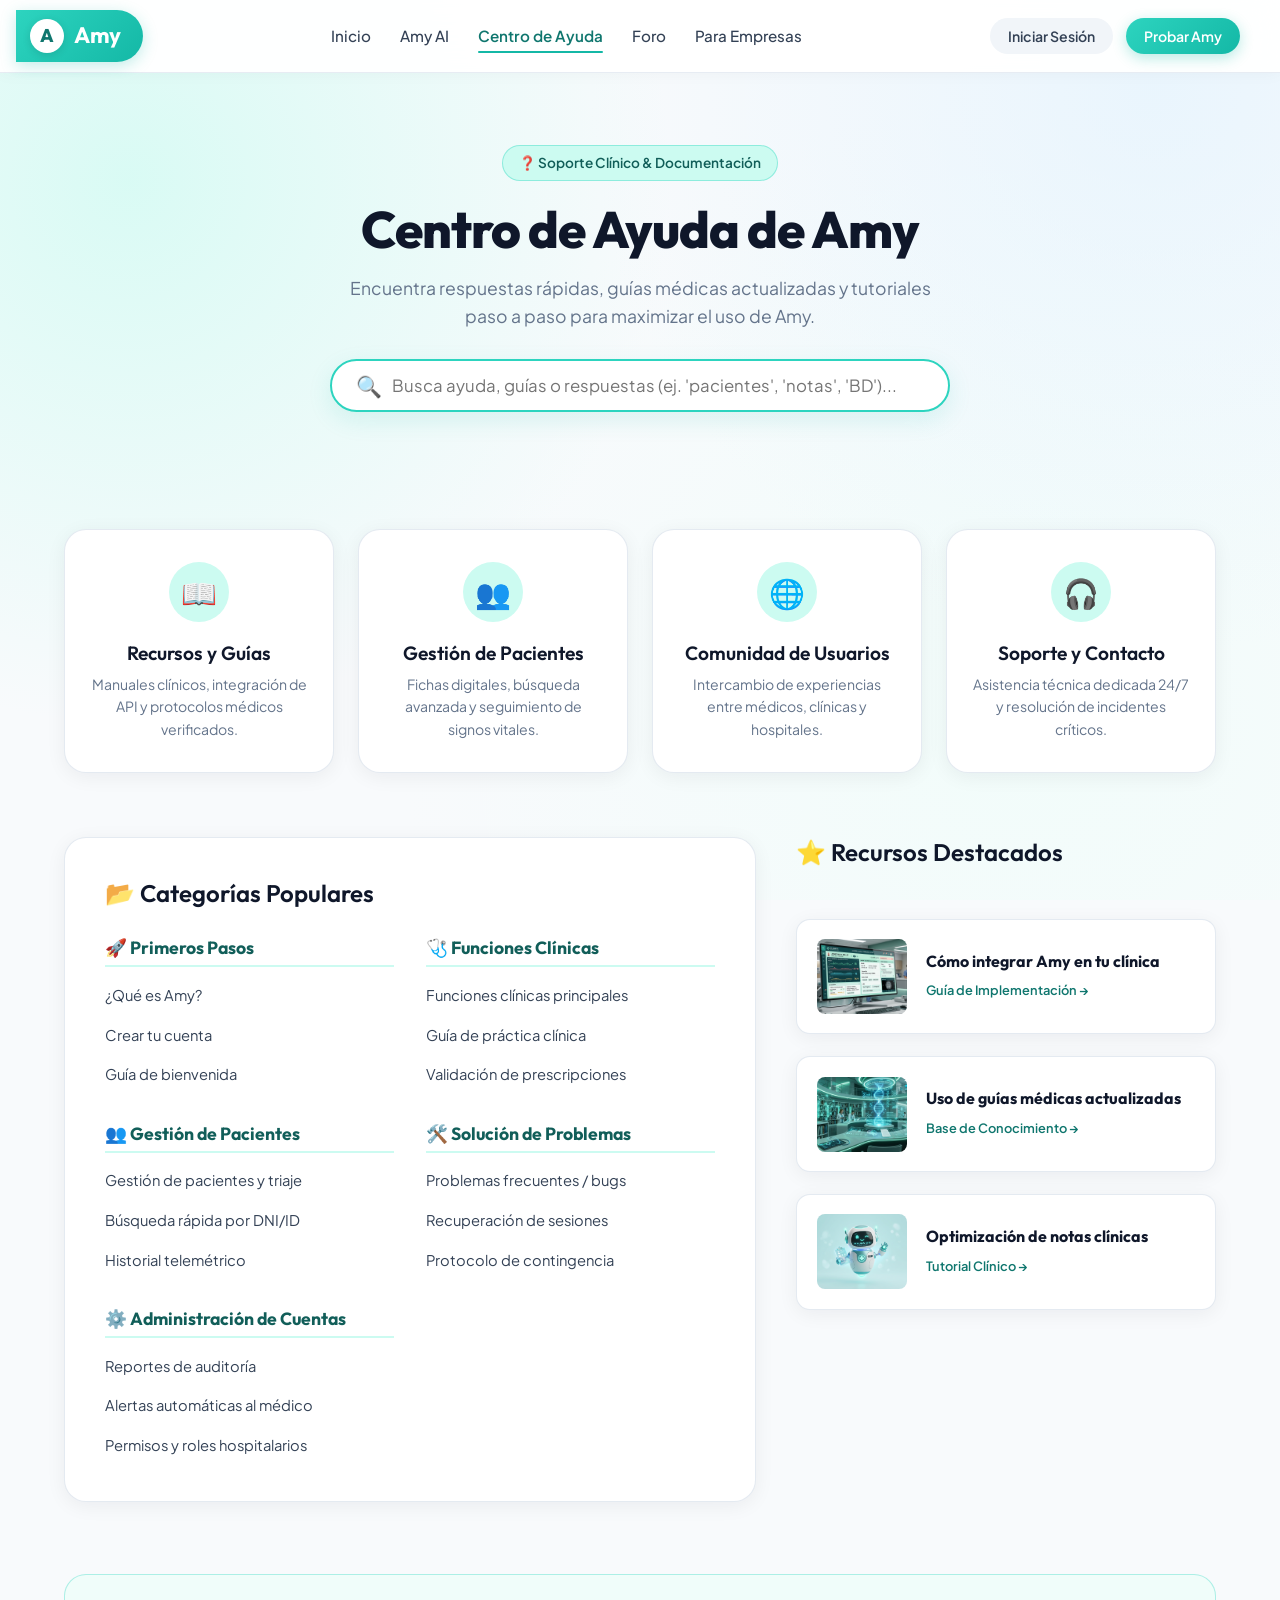
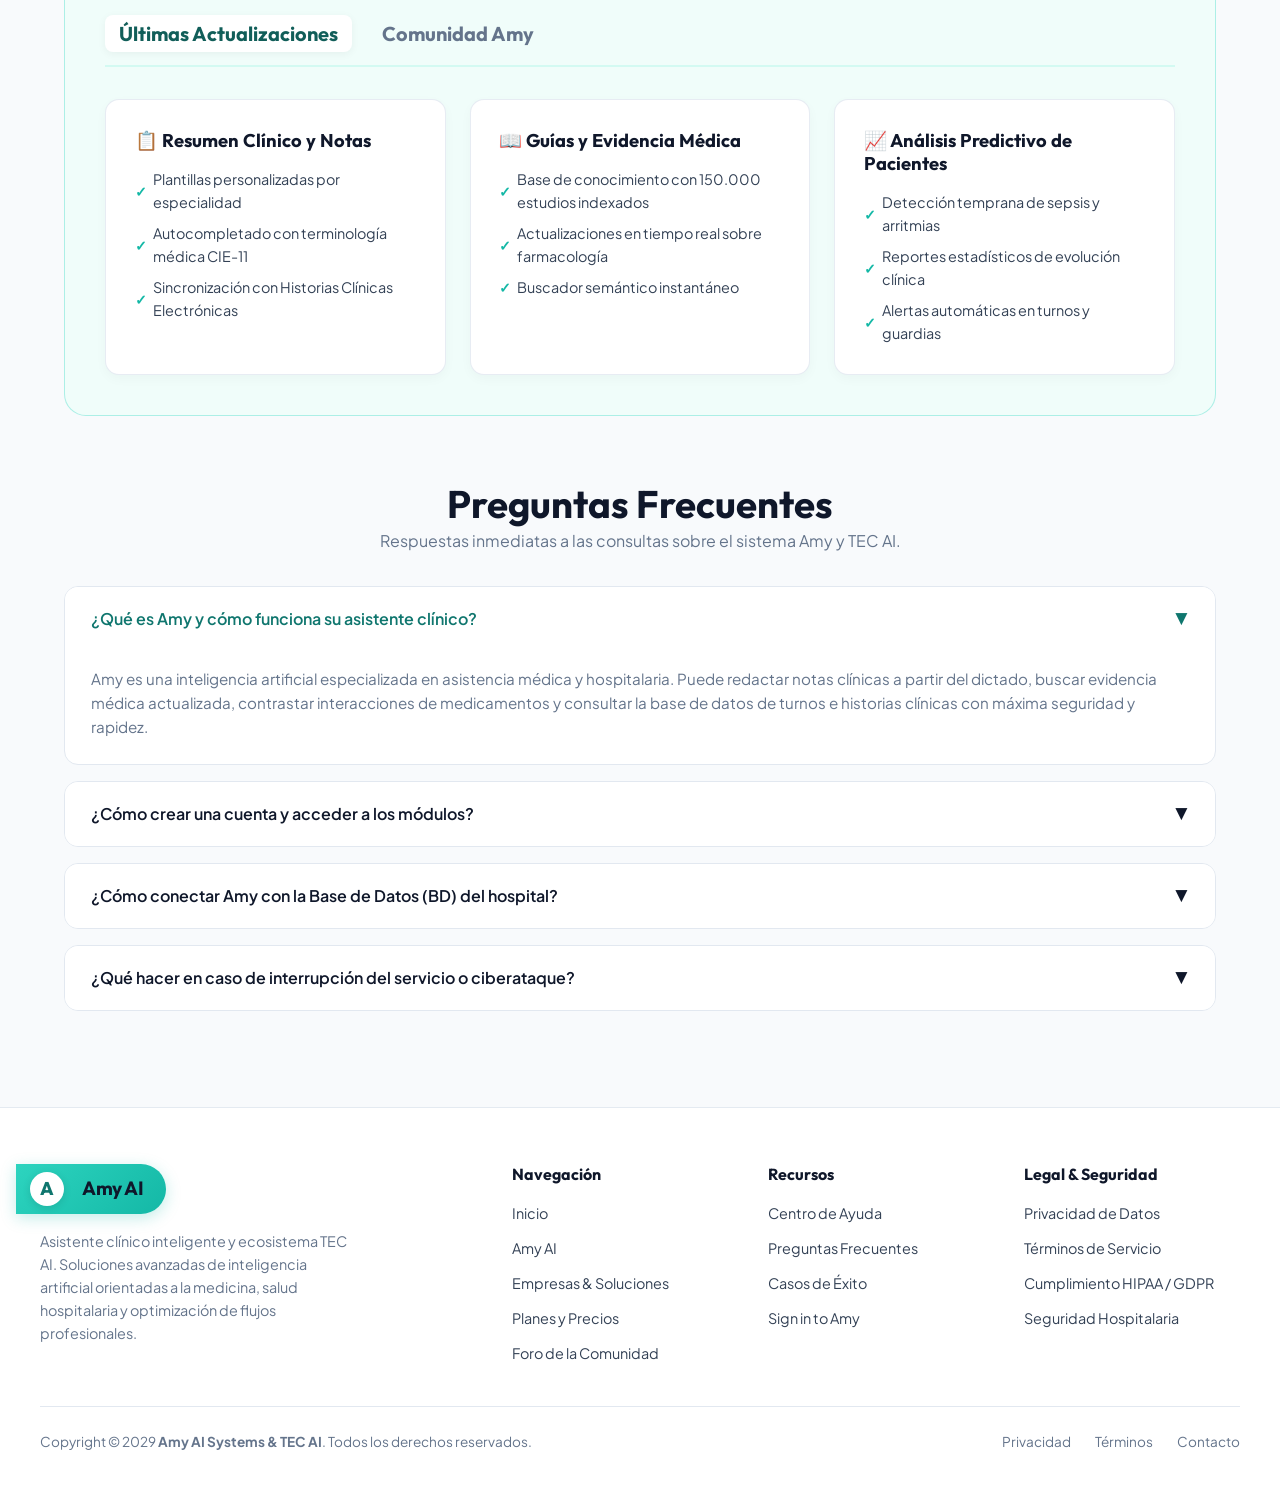
<file: ayuda.html>
<!DOCTYPE html>
<html lang="es">

<head>
    <meta charset="UTF-8">
    <meta name="viewport" content="width=device-width, initial-scale=1.0">
    <title>Centro de Ayuda de Amy | TEC AI</title>
    <meta name="description"
        content="Centro de Ayuda oficial de Amy AI y TEC AI. Guías clínicas, primeros pasos, gestión de pacientes, solución de problemas y soporte técnico.">
    <link rel="stylesheet" href="assets/css/base.css">
    <link rel="stylesheet" href="assets/css/ayuda.css">
</head>

<body>
    <!-- Navbar Header -->
    <header class="navbar">
        <div class="nav-container">
            <a href="amy.html" class="brand-tab" id="nav-logo">
                <div class="logo-badge-amy">A</div>
                <span>Amy</span>
            </a>

            <ul class="nav-links">
                <li><a href="index.html" class="nav-link">Inicio</a></li>
                <li><a href="amy.html" class="nav-link">Amy AI</a></li>
                <li><a href="ayuda.html" class="nav-link active">Centro de Ayuda</a></li>
                <li><a href="foro.html" class="nav-link">Foro</a></li>
                <li><a href="empresas.html" class="nav-link">Para Empresas</a></li>
            </ul>

            <div class="nav-actions">
                <a href="login.html" class="btn btn-secondary btn-sm" id="btn-login-nav">Iniciar Sesión</a>
                <a href="amy.html#consola-amy" class="btn btn-primary btn-sm">Probar Amy</a>
                <button class="nav-toggle" id="nav-toggle" type="button" aria-label="Abrir menú de navegación" aria-expanded="false" aria-controls="nav-drawer">
                    <span class="hamburger-line"></span>
                    <span class="hamburger-line"></span>
                    <span class="hamburger-line"></span>
                </button>
            </div>
        </div>
    </header>

    <!-- Main Content -->
    <main class="main-content">
        <!-- Hero Search Section (Boceto 4 & 5) -->
        <section class="help-hero-section">
            <div class="badge">❓ Soporte Clínico & Documentación</div>
            <h1>Centro de Ayuda de Amy</h1>
            <p>Encuentra respuestas rápidas, guías médicas actualizadas y tutoriales paso a paso para maximizar el uso
                de Amy.</p>

            <!-- Barra de Búsqueda de Boceto 4 & 5 -->
            <div class="search-box-pill">
                <span class="search-icon">🔍</span>
                <input type="text" id="help-search-input"
                    placeholder="Busca ayuda, guías o respuestas (ej. 'pacientes', 'notas', 'BD')...">
            </div>
        </section>

        <!-- 4 QUICK ACCESS CARDS (Boceto 5) -->
        <section class="quick-access-grid">
            <!-- Card 1 -->
            <a href="#guias" class="quick-card">
                <div class="quick-card-icon">📖</div>
                <h3>Recursos y Guías</h3>
                <p>Manuales clínicos, integración de API y protocolos médicos verificados.</p>
            </a>

            <!-- Card 2 -->
            <a href="#pacientes" class="quick-card">
                <div class="quick-card-icon">👥</div>
                <h3>Gestión de Pacientes</h3>
                <p>Fichas digitales, búsqueda avanzada y seguimiento de signos vitales.</p>
            </a>

            <!-- Card 3 -->
            <a href="foro.html" class="quick-card">
                <div class="quick-card-icon">🌐</div>
                <h3>Comunidad de Usuarios</h3>
                <p>Intercambio de experiencias entre médicos, clínicas y hospitales.</p>
            </a>

            <!-- Card 4 -->
            <a href="#faq" class="quick-card">
                <div class="quick-card-icon">🎧</div>
                <h3>Soporte y Contacto</h3>
                <p>Asistencia técnica dedicada 24/7 y resolución de incidentes críticos.</p>
            </a>
        </section>

        <!-- MAIN LAYOUT BOCETO 4: Categorías Populares (Izquierda) + Recursos Destacados (Derecha) -->
        <section class="help-main-layout">

            <!-- Columna Izquierda: Categorías Populares -->
            <div class="popular-categories-card" id="categorias-populares">
                <h3 class="section-title-boceto">📂 Categorías Populares</h3>

                <div class="categories-tree-grid">
                    <!-- Bloque 1: Primeros pasos -->
                    <div class="category-block">
                        <h4>🚀 Primeros Pasos</h4>
                        <ul class="category-links-list">
                            <li><a href="#faq" class="faq-link">¿Qué es Amy?</a></li>
                            <li><a href="#faq" class="faq-link">Crear tu cuenta</a></li>
                            <li><a href="#faq" class="faq-link">Guía de bienvenida</a></li>
                        </ul>
                    </div>

                    <!-- Bloque 2: Funciones clínicas -->
                    <div class="category-block" id="guias">
                        <h4>🩺 Funciones Clínicas</h4>
                        <ul class="category-links-list">
                            <li><a href="#faq" class="faq-link">Funciones clínicas principales</a></li>
                            <li><a href="#faq" class="faq-link">Guía de práctica clínica</a></li>
                            <li><a href="#faq" class="faq-link">Validación de prescripciones</a></li>
                        </ul>
                    </div>

                    <!-- Bloque 3: Gestión de pacientes -->
                    <div class="category-block" id="pacientes">
                        <h4>👥 Gestión de Pacientes</h4>
                        <ul class="category-links-list">
                            <li><a href="#faq" class="faq-link">Gestión de pacientes y triaje</a></li>
                            <li><a href="#faq" class="faq-link">Búsqueda rápida por DNI/ID</a></li>
                            <li><a href="#faq" class="faq-link">Historial telemétrico</a></li>
                        </ul>
                    </div>

                    <!-- Bloque 4: Solución de problemas -->
                    <div class="category-block">
                        <h4>🛠️ Solución de Problemas</h4>
                        <ul class="category-links-list">
                            <li><a href="#faq" class="faq-link">Problemas frecuentes / bugs</a></li>
                            <li><a href="#faq" class="faq-link">Recuperación de sesiones</a></li>
                            <li><a href="#faq" class="faq-link">Protocolo de contingencia</a></li>
                        </ul>
                    </div>

                    <!-- Bloque 5: Administración de cuentas -->
                    <div class="category-block">
                        <h4>⚙️ Administración de Cuentas</h4>
                        <ul class="category-links-list">
                            <li><a href="#faq" class="faq-link">Reportes de auditoría</a></li>
                            <li><a href="#faq" class="faq-link">Alertas automáticas al médico</a></li>
                            <li><a href="#faq" class="faq-link">Permisos y roles hospitalarios</a></li>
                        </ul>
                    </div>
                </div>
            </div>

            <!-- Columna Derecha: Recursos Destacados (Boceto 4) -->
            <div class="featured-resources-column">
                <h3 class="section-title-boceto">⭐ Recursos Destacados</h3>

                <!-- Recurso 1 -->
                <a href="amy.html#consola-amy" class="resource-card-boceto">
                    <div class="resource-thumb">
                        <img src="assets/img/clinical_dashboard.jpg" alt="Cómo integrar Amy">
                    </div>
                    <div class="resource-info">
                        <h4>Cómo integrar Amy en tu clínica</h4>
                        <span>Guía de Implementación →</span>
                    </div>
                </a>

                <!-- Recurso 2 -->
                <a href="#actualizaciones" class="resource-card-boceto">
                    <div class="resource-thumb">
                        <img src="assets/img/medical_guides.jpg" alt="Uso de guías médicas actualizadas">
                    </div>
                    <div class="resource-info">
                        <h4>Uso de guías médicas actualizadas</h4>
                        <span>Base de Conocimiento →</span>
                    </div>
                </a>

                <!-- Recurso 3 -->
                <a href="amy.html#feature-resumen" class="resource-card-boceto">
                    <div class="resource-thumb">
                        <img src="assets/img/amy_robot.jpg" alt="Optimización de notas clínicas">
                    </div>
                    <div class="resource-info">
                        <h4>Optimización de notas clínicas</h4>
                        <span>Tutorial Clínico →</span>
                    </div>
                </a>
            </div>
        </section>

        <!-- SECCIÓN DE PESTAÑAS BOCETO 4: Últimas Actualizaciones / Comunidad Amy -->
        <section class="updates-section-boceto" id="actualizaciones">
            <div class="tabs-header-boceto">
                <button class="tab-btn-boceto active" id="tab-updates">Últimas Actualizaciones</button>
                <button class="tab-btn-boceto" id="tab-community">Comunidad Amy</button>
            </div>

            <div class="updates-cards-grid">
                <!-- Tarjeta 1: Resumen Clínico y Notas -->
                <div class="update-subcard">
                    <h4>📋 Resumen Clínico y Notas</h4>
                    <ul class="update-tags-list">
                        <li>Plantillas personalizadas por especialidad</li>
                        <li>Autocompletado con terminología médica CIE-11</li>
                        <li>Sincronización con Historias Clínicas Electrónicas</li>
                    </ul>
                </div>

                <!-- Tarjeta 2: Guías y Evidencia Médica -->
                <div class="update-subcard">
                    <h4>📖 Guías y Evidencia Médica</h4>
                    <ul class="update-tags-list">
                        <li>Base de conocimiento con 150.000 estudios indexados</li>
                        <li>Actualizaciones en tiempo real sobre farmacología</li>
                        <li>Buscador semántico instantáneo</li>
                    </ul>
                </div>

                <!-- Tarjeta 3: Análisis Predictivo de Pacientes -->
                <div class="update-subcard">
                    <h4>📈 Análisis Predictivo de Pacientes</h4>
                    <ul class="update-tags-list">
                        <li>Detección temprana de sepsis y arritmias</li>
                        <li>Reportes estadísticos de evolución clínica</li>
                        <li>Alertas automáticas en turnos y guardias</li>
                    </ul>
                </div>
            </div>
        </section>

        <!-- ACCORDION FAQ DINÁMICO -->
        <section style="margin-top: 4rem;" id="faq">
            <div style="text-align: center; margin-bottom: 2rem;">
                <h2>Preguntas Frecuentes</h2>
                <p>Respuestas inmediatas a las consultas sobre el sistema Amy y TEC AI.</p>
            </div>

            <div class="accordion">
                <div class="accordion-item active">
                    <div class="accordion-header">
                        <span>¿Qué es Amy y cómo funciona su asistente clínico?</span>
                        <span>▼</span>
                    </div>
                    <div class="accordion-content">
                        <p>Amy es una inteligencia artificial especializada en asistencia médica y hospitalaria. Puede
                            redactar notas clínicas a partir del dictado, buscar evidencia médica actualizada,
                            contrastar interacciones de medicamentos y consultar la base de datos de turnos e historias
                            clínicas con máxima seguridad y rapidez.</p>
                    </div>
                </div>

                <div class="accordion-item">
                    <div class="accordion-header">
                        <span>¿Cómo crear una cuenta y acceder a los módulos?</span>
                        <span>▼</span>
                    </div>
                    <div class="accordion-content">
                        <p>Haz clic en el botón <strong>Iniciar Sesión</strong> en la parte superior y selecciona la pestaña <strong>Crear Cuenta</strong>. Podés registrarte al instante usando tu correo electrónico, Google, Apple o número de teléfono, configurando tu contraseña y el apodo con el que Amy te llamará, sin necesidad de métodos de pago ni tarjetas de crédito.</p>
                    </div>
                </div>

                <div class="accordion-item">
                    <div class="accordion-header">
                        <span>¿Cómo conectar Amy con la Base de Datos (BD) del hospital?</span>
                        <span>▼</span>
                    </div>
                    <div class="accordion-content">
                        <p>Amy cuenta con APIs estándar HL7/FHIR y conectores seguros para bases de datos SQL y NoSQL.
                            Toda la información se procesa bajo cifrado de extremo a extremo conforme a estándares HIPAA
                            y GDPR.</p>
                    </div>
                </div>

                <div class="accordion-item">
                    <div class="accordion-header">
                        <span>¿Qué hacer en caso de interrupción del servicio o ciberataque?</span>
                        <span>▼</span>
                    </div>
                    <div class="accordion-content">
                        <p>El sistema cuenta con un modo de contingencia local diseñado por los fundadores de TEC AI,
                            permitiendo mantener la consulta de historias críticas incluso en entornos sin conexión a
                            internet externa.</p>
                    </div>
                </div>
            </div>
        </section>
    </main>

    <!-- Modal Elección de Planes y Métodos de Pago (NUEVO) -->
    <div class="modal-overlay" id="planes-modal">
        <div class="modal-box">
            <button class="modal-close" id="close-planes-modal">&times;</button>
            <div style="text-align: center; margin-bottom: 1.2rem;">
                <div class="badge">💎 Suscripción & Planes TEC AI</div>
                <h2 style="font-size: 1.5rem; margin-top: 0.3rem;">Elección de Plan y Pago</h2>
                <p style="color: var(--text-muted); font-size: 0.88rem;">Selecciona tu plan, ingresa tus datos institucionales y elige un método de pago.</p>
            </div>

            <form id="planes-checkout-form">
                <!-- 1. Selector Visual de Plan -->
                <div class="form-group">
                    <label>1. Selecciona tu Plan</label>
                    <input type="hidden" id="checkout-selected-plan" value="pro">
                    <div class="plan-picker-grid">
                        <div class="plan-picker-card" data-plan="simple">
                            <div class="plan-picker-title">Plan Simple</div>
                            <div class="plan-picker-price">$0/mes</div>
                        </div>
                        <div class="plan-picker-card selected" data-plan="pro">
                            <div class="plan-picker-title">Plan Pro ⭐</div>
                            <div class="plan-picker-price">$29/mes</div>
                        </div>
                        <div class="plan-picker-card" data-plan="empresa">
                            <div class="plan-picker-title">Empresa</div>
                            <div class="plan-picker-price">Personalizado</div>
                        </div>
                    </div>
                </div>

                <!-- 2. Información Requerida (Domicilio, Hospital/Empresa, etc) -->
                <div class="form-group">
                    <label for="checkout-name">Nombre Completo del Responsable</label>
                    <input type="text" id="checkout-name" class="form-control" placeholder="Dr. Carlos Mendoza" required>
                </div>

                <div class="form-row-2">
                    <div class="form-group">
                        <label for="checkout-org">Hospital / Empresa / Clínica</label>
                        <input type="text" id="checkout-org" class="form-control" placeholder="Hospital Italiano" required>
                    </div>
                    <div class="form-group">
                        <label for="checkout-email">Correo Electrónico</label>
                        <input type="email" id="checkout-email" class="form-control" placeholder="cmendoza@hospital.org" required>
                    </div>
                </div>

                <div class="form-row-2">
                    <div class="form-group">
                        <label for="checkout-address">Domicilio / Dirección Fiscal</label>
                        <input type="text" id="checkout-address" class="form-control" placeholder="Av. Corrientes 1234, CABA" required>
                    </div>
                    <div class="form-group">
                        <label for="checkout-phone">Teléfono de Contacto</label>
                        <input type="tel" id="checkout-phone" class="form-control" placeholder="+54 11 4567-8900" required>
                    </div>
                </div>

                <!-- 3. Selección de Método de Pago -->
                <div class="form-group">
                    <label>3. Método de Pago</label>
                    <input type="hidden" id="checkout-selected-payment" value="card">
                    <div class="payment-methods-grid">
                        <button type="button" class="payment-method-btn active" data-method="card">💳 Tarjeta</button>
                        <button type="button" class="payment-method-btn" data-method="bank">🏦 Transferencia</button>
                        <button type="button" class="payment-method-btn" data-method="invoice">⚡ MercadoPago/Factura</button>
                    </div>

                    <!-- Campos dinámicos según método de pago -->
                    <div class="payment-details-box">
                        <div class="payment-detail-group" data-method="card" style="display: block;">
                            <div class="form-group">
                                <label style="font-size: 0.8rem;">Número de Tarjeta de Crédito/Débito</label>
                                <input type="text" class="form-control" placeholder="4532 •••• •••• 8890" maxlength="19">
                            </div>
                            <div class="form-row-2">
                                <div>
                                    <label style="font-size: 0.8rem;">Vencimiento</label>
                                    <input type="text" class="form-control" placeholder="MM/AA" maxlength="5">
                                </div>
                                <div>
                                    <label style="font-size: 0.8rem;">CVC / CVV</label>
                                    <input type="password" class="form-control" placeholder="123" maxlength="4">
                                </div>
                            </div>
                        </div>

                        <div class="payment-detail-group" data-method="bank" style="display: none;">
                            <p style="font-size: 0.83rem; color: var(--text-body); margin-bottom: 0.4rem;"><strong>Datos Bancarios para Transferencia Directa:</strong></p>
                            <p style="font-size: 0.8rem; color: var(--text-muted); font-family: monospace;">
                                CBU: 0170044520000034189012<br>
                                Alias: AMY.AI.TECNOLOGIA<br>
                                Banco: Santander Río - TEC AI S.A.
                            </p>
                        </div>

                        <div class="payment-detail-group" data-method="invoice" style="display: none;">
                            <div class="form-group">
                                <label style="font-size: 0.8rem;">CUIT / RUT de la Empresa / Hospital</label>
                                <input type="text" class="form-control" placeholder="30-71234567-8">
                            </div>
                            <p style="font-size: 0.8rem; color: var(--text-muted);">Se emitirá Factura A/B automática con cobro recurrente institucional o link de Mercado Pago.</p>
                        </div>
                    </div>
                </div>

                <button type="submit" class="btn btn-primary" style="width: 100%; font-size: 1rem; padding: 12px;">Confirmar Suscripción y Activar Plan</button>
            </form>
        </div>
    </div>

    <!-- Footer Completo -->
    <footer class="site-footer">
        <div class="footer-container">
            <div class="footer-top-grid">
                <div class="footer-brand-col">
                    <a href="index.html" class="brand-tab" style="display: inline-flex; text-decoration: none;">
                        <div class="logo-badge-amy">A</div>
                        <span style="font-weight: 700; color: var(--text-navy); font-size: 1.2rem; margin-left: 8px;">Amy AI</span>
                    </a>
                    <p>Asistente clínico inteligente y ecosistema TEC AI. Soluciones avanzadas de inteligencia artificial orientadas a la medicina, salud hospitalaria y optimización de flujos profesionales.</p>
                </div>

                <div>
                    <h4 class="footer-col-title">Navegación</h4>
                    <ul class="footer-links-list">
                        <li><a href="index.html">Inicio</a></li>
                        <li><a href="amy.html">Amy AI</a></li>
                        <li><a href="empresas.html">Empresas & Soluciones</a></li>
                        <li><a href="empresas.html#planes">Planes y Precios</a></li>
                        <li><a href="foro.html">Foro de la Comunidad</a></li>
                    </ul>
                </div>

                <div>
                    <h4 class="footer-col-title">Recursos</h4>
                    <ul class="footer-links-list">
                        <li><a href="ayuda.html">Centro de Ayuda</a></li>
                        <li><a href="ayuda.html#faq">Preguntas Frecuentes</a></li>
                        <li><a href="foro.html#cuadrante-hilos">Casos de Éxito</a></li>
                        <li><a href="login.html">Sign in to Amy</a></li>
                    </ul>
                </div>

                <div>
                    <h4 class="footer-col-title">Legal & Seguridad</h4>
                    <ul class="footer-links-list">
                        <li><a href="amy.html">Privacidad de Datos</a></li>
                        <li><a href="amy.html">Términos de Servicio</a></li>
                        <li><a href="empresas.html">Cumplimiento HIPAA / GDPR</a></li>
                        <li><a href="ayuda.html">Seguridad Hospitalaria</a></li>
                    </ul>
                </div>
            </div>

            <div class="footer-bottom-bar">
                <div>
                    Copyright © 2029 <strong>Amy AI Systems & TEC AI</strong>. Todos los derechos reservados.
                </div>
                <ul class="footer-bottom-links">
                    <li><a href="amy.html">Privacidad</a></li>
                    <li><a href="amy.html">Términos</a></li>
                    <li><a href="ayuda.html">Contacto</a></li>
                </ul>
            </div>
        </div>
    </footer>

    <script src="assets/js/shared.js"></script>
    <script src="assets/js/ayuda.js"></script>
</body>

</html>
</file>
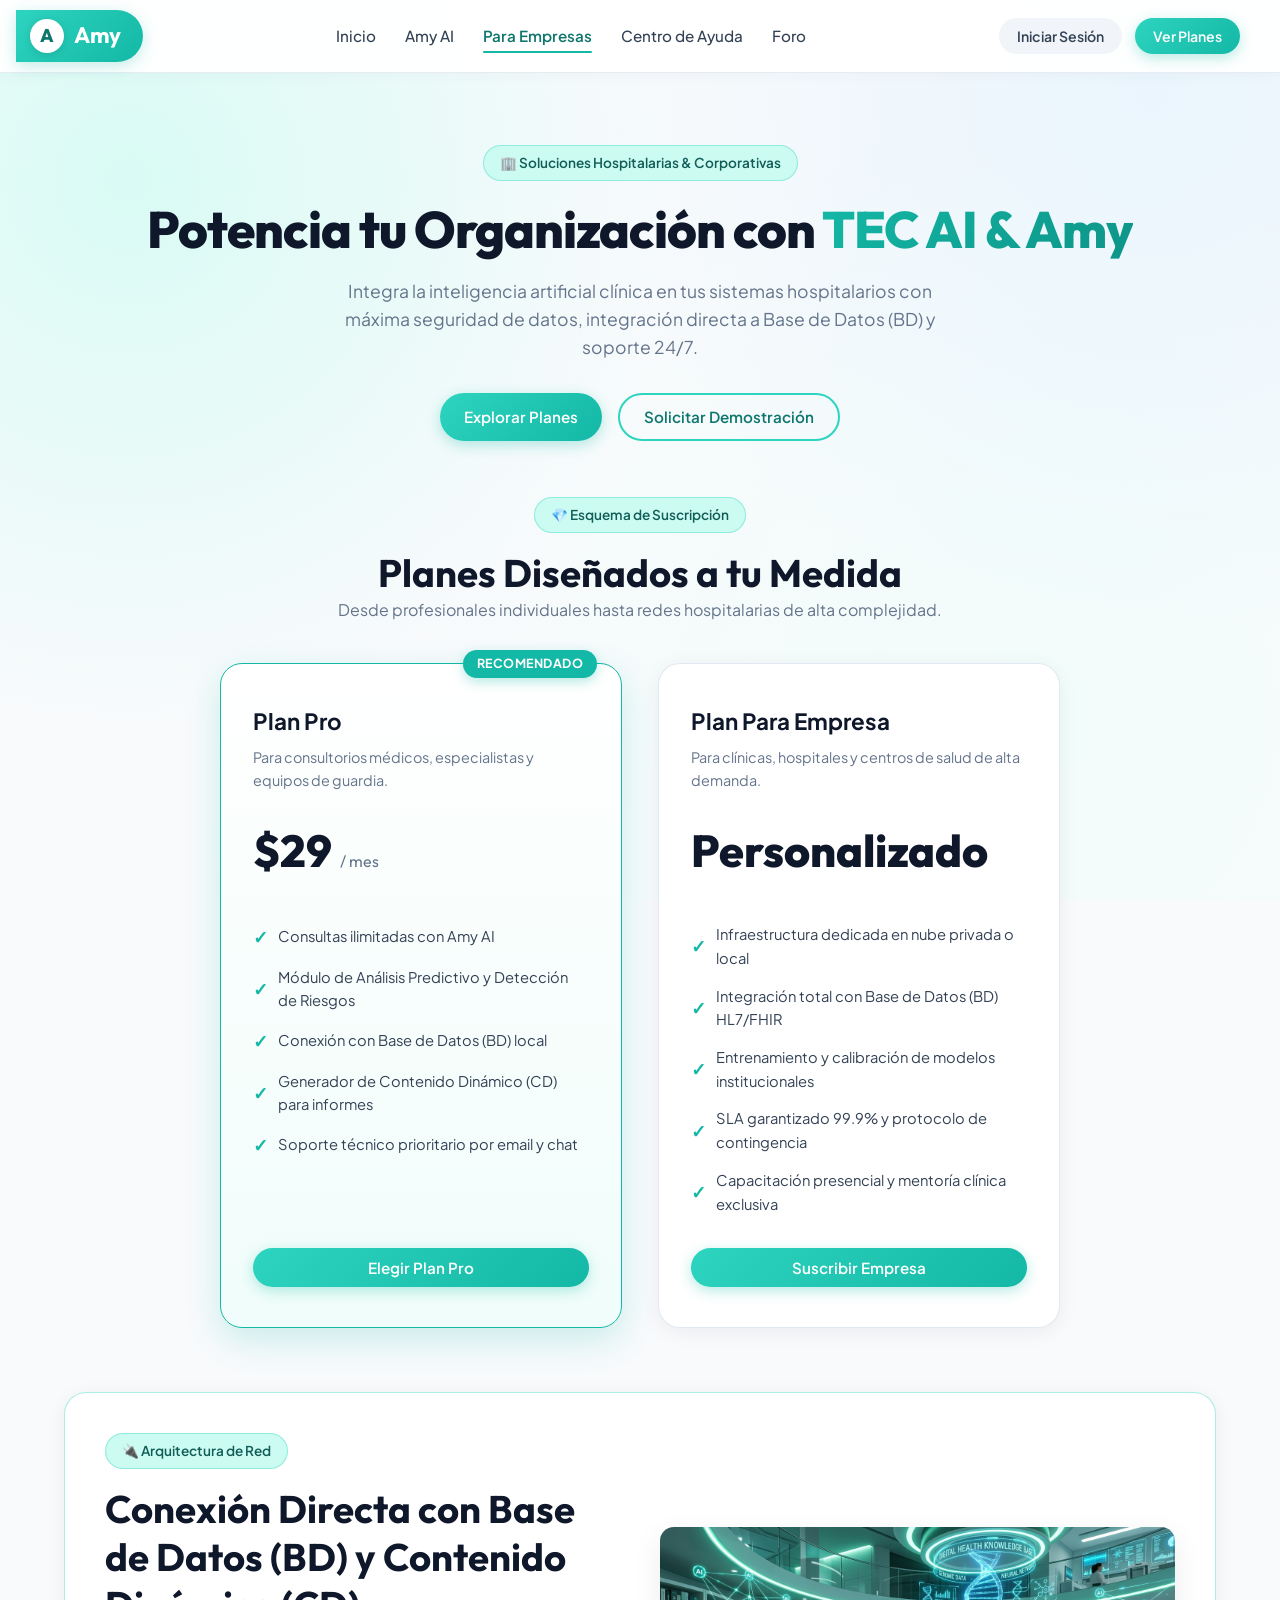
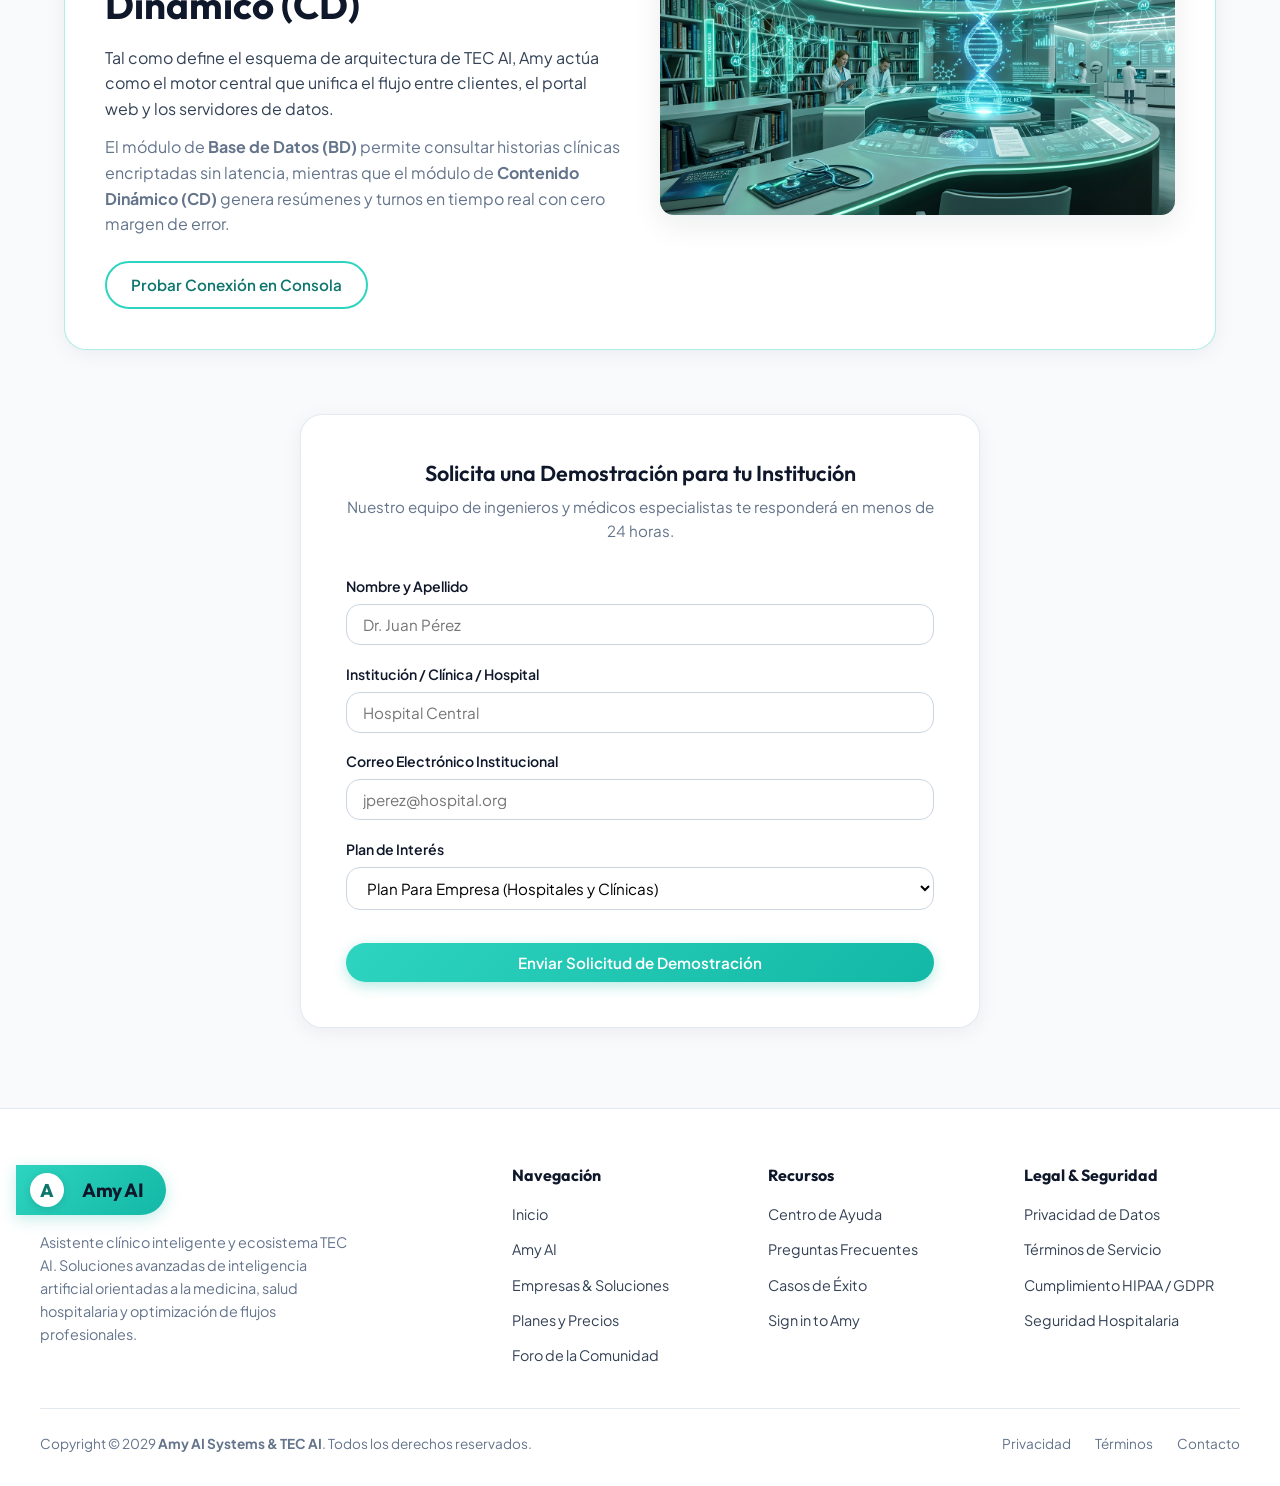
<file: empresas.html>
<!DOCTYPE html>
<html lang="es">

<head>
    <meta charset="UTF-8">
    <meta name="viewport" content="width=device-width, initial-scale=1.0">
    <title>Para Empresas & Planes | TEC AI & Amy</title>
    <meta name="description"
        content="Soluciones para Empresas de TEC AI y Amy. Planes Simple, Pro y Para Empresa. Conexión segura con Base de Datos (BD) y Contenido Dinámico (CD).">
    <link rel="stylesheet" href="assets/css/base.css">
    <link rel="stylesheet" href="assets/css/empresas.css">
</head>

<body>
    <!-- Navbar Header -->
    <header class="navbar">
        <div class="nav-container">
            <a href="amy.html" class="brand-tab" id="nav-logo">
                <div class="logo-badge-amy">A</div>
                <span>Amy</span>
            </a>

            <ul class="nav-links">
                <li><a href="index.html" class="nav-link">Inicio</a></li>
                <li><a href="amy.html" class="nav-link">Amy AI</a></li>
                <li><a href="empresas.html" class="nav-link active">Para Empresas</a></li>
                <li><a href="ayuda.html" class="nav-link">Centro de Ayuda</a></li>
                <li><a href="foro.html" class="nav-link">Foro</a></li>
            </ul>

            <div class="nav-actions">
                <a href="login.html" class="btn btn-secondary btn-sm" id="btn-login-nav">Iniciar Sesión</a>
                <a href="#planes" class="btn btn-primary btn-sm">Ver Planes</a>
                <button class="nav-toggle" id="nav-toggle" type="button" aria-label="Abrir menú de navegación" aria-expanded="false" aria-controls="nav-drawer">
                    <span class="hamburger-line"></span>
                    <span class="hamburger-line"></span>
                    <span class="hamburger-line"></span>
                </button>
            </div>
        </div>
    </header>

    <!-- Main Content -->
    <main class="main-content">
        <!-- Hero B2B Section -->
        <section class="enterprise-hero">
            <div class="badge">🏢 Soluciones Hospitalarias & Corporativas</div>
            <h1>Potencia tu Organización con <span class="gradient-text">TEC AI & Amy</span></h1>
            <p>Integra la inteligencia artificial clínica en tus sistemas hospitalarios con máxima seguridad de datos,
                integración directa a Base de Datos (BD) y soporte 24/7.</p>

            <div style="display: flex; gap: 1rem; justify-content: center; flex-wrap: wrap;">
                <a href="#planes" class="btn btn-primary">Explorar Planes</a>
                <a href="#contacto" class="btn btn-outline">Solicitar Demostración</a>
            </div>
        </section>

        <!-- PLANES DE SUSCRIPCIÓN (Fiel al Diagrama de Boceto 2 & 3) -->
        <section id="planes">
            <div style="text-align: center; margin-bottom: 2rem;">
                <div class="badge">💎 Esquema de Suscripción</div>
                <h2>Planes Diseñados a tu Medida</h2>
                <p>Desde profesionales individuales hasta redes hospitalarias de alta complejidad.</p>
            </div>

            <div class="pricing-grid">
                <!-- PLAN 1: PRO (Boceto 2 & 3) -->
                <div class="pricing-card popular" id="plan-pro">
                    <span class="popular-badge">Recomendado</span>
                    <div class="plan-name">Plan Pro</div>
                    <div class="plan-desc">Para consultorios médicos, especialistas y equipos de guardia.</div>
                    <div class="price">$29 <span>/ mes</span></div>
                    <ul class="feature-list">
                        <li>Consultas ilimitadas con Amy AI</li>
                        <li>Módulo de Análisis Predictivo y Detección de Riesgos</li>
                        <li>Conexión con Base de Datos (BD) local</li>
                        <li>Generador de Contenido Dinámico (CD) para informes</li>
                        <li>Soporte técnico prioritario por email y chat</li>
                    </ul>
                    <button class="btn btn-primary trigger-plan-checkout" style="width: 100%;">Elegir Plan Pro</button>
                </div>

                <!-- PLAN 3: PARA EMPRESA (Boceto 2 & 3) -->
                <div class="pricing-card" id="plan-empresa">
                    <div class="plan-name">Plan Para Empresa</div>
                    <div class="plan-desc">Para clínicas, hospitales y centros de salud de alta demanda.</div>
                    <div class="price">Personalizado</div>
                    <ul class="feature-list">
                        <li>Infraestructura dedicada en nube privada o local</li>
                        <li>Integración total con Base de Datos (BD) HL7/FHIR</li>
                        <li>Entrenamiento y calibración de modelos institucionales</li>
                        <li>SLA garantizado 99.9% y protocolo de contingencia</li>
                        <li>Capacitación presencial y mentoría clínica exclusiva</li>
                    </ul>
                    <button class="btn btn-primary trigger-plan-checkout" style="width: 100%;">Suscribir Empresa</button>
                </div>
            </div>
        </section>

        <!-- SECCIÓN ARQUITECTURA: CONEXIÓN BD & CD (Bocetos 2 y 3) -->
        <section class="b2b-highlight-card">
            <div style="display: grid; grid-template-columns: 1fr 1fr; gap: 2.5rem; align-items: center;">
                <div>
                    <div class="badge">🔌 Arquitectura de Red</div>
                    <h2>Conexión Directa con Base de Datos (BD) y Contenido Dinámico (CD)</h2>
                    <p style="margin-top: 1rem; color: var(--text-body);">Tal como define el esquema de arquitectura de
                        TEC AI, Amy actúa como el motor central que unifica el flujo entre clientes, el portal web y los
                        servidores de datos.</p>
                    <p style="margin-top: 0.8rem; color: var(--text-muted);">El módulo de <strong>Base de Datos
                            (BD)</strong> permite consultar historias clínicas encriptadas sin latencia, mientras que el
                        módulo de <strong>Contenido Dinámico (CD)</strong> genera resúmenes y turnos en tiempo real con
                        cero margen de error.</p>
                    <div style="margin-top: 1.5rem;">
                        <a href="amy.html#consola-amy" class="btn btn-outline">Probar Conexión en Consola</a>
                    </div>
                </div>
                <div style="border-radius: var(--radius-md); overflow: hidden; box-shadow: var(--shadow-card);">
                    <img src="assets/img/medical_guides.jpg" alt="Conexión de Base de Datos y Red Clínica"
                        style="width: 100%; height: auto; display: block;">
                </div>
            </div>
        </section>

        <!-- FORMULARIO DE CONTACTO / DEMO -->
        <section id="contacto" style="margin-top: 3rem;">
            <div class="glass-card" style="max-width: 680px; margin: 0 auto; padding: 2.8rem;">
                <h3 style="text-align: center; margin-bottom: 0.5rem;">Solicita una Demostración para tu Institución
                </h3>
                <p style="text-align: center; color: var(--text-muted); font-size: 0.95rem; margin-bottom: 2rem;">
                    Nuestro equipo de ingenieros y médicos especialistas te responderá en menos de 24 horas.</p>

                <form id="contact-form">
                    <div class="form-group">
                        <label for="contact-name">Nombre y Apellido</label>
                        <input type="text" id="contact-name" class="form-control" placeholder="Dr. Juan Pérez" required>
                    </div>
                    <div class="form-group">
                        <label for="contact-org">Institución / Clínica / Hospital</label>
                        <input type="text" id="contact-org" class="form-control" placeholder="Hospital Central"
                            required>
                    </div>
                    <div class="form-group">
                        <label for="contact-email">Correo Electrónico Institucional</label>
                        <input type="email" id="contact-email" class="form-control" placeholder="jperez@hospital.org"
                            required>
                    </div>
                    <div class="form-group">
                        <label for="contact-plan">Plan de Interés</label>
                        <select id="contact-plan" class="form-control" style="background: white;">
                            <option value="empresa">Plan Para Empresa (Hospitales y Clínicas)</option>
                            <option value="pro">Plan Pro (Consultorios)</option>
                        </select>
                    </div>
                    <button type="submit" class="btn btn-primary" style="width: 100%; margin-top: 1rem;"
                        id="btn-submit-contact">Enviar Solicitud de Demostración</button>
                </form>
            </div>
        </section>
    </main>

    <!-- Modal Elección de Planes y Métodos de Pago (NUEVO) -->
    <div class="modal-overlay" id="planes-modal">
        <div class="modal-box">
            <button class="modal-close" id="close-planes-modal">&times;</button>
            <div style="text-align: center; margin-bottom: 1.2rem;">
                <div class="badge">💎 Suscripción & Planes TEC AI</div>
                <h2 style="font-size: 1.5rem; margin-top: 0.3rem;">Elección de Plan y Pago</h2>
                <p style="color: var(--text-muted); font-size: 0.88rem;">Selecciona tu plan, ingresa tus datos institucionales y elige un método de pago.</p>
            </div>

            <form id="planes-checkout-form">
                <!-- 1. Selector Visual de Plan -->
                <div class="form-group">
                    <label>1. Selecciona tu Plan</label>
                    <input type="hidden" id="checkout-selected-plan" value="pro">
                    <div class="plan-picker-grid">
                        <div class="plan-picker-card selected" data-plan="pro">
                            <div class="plan-picker-title">Plan Pro ⭐</div>
                            <div class="plan-picker-price">$29/mes</div>
                        </div>
                        <div class="plan-picker-card" data-plan="empresa">
                            <div class="plan-picker-title">Empresa</div>
                            <div class="plan-picker-price">Personalizado</div>
                        </div>
                    </div>
                </div>

                <!-- 2. Información Requerida (Domicilio, Hospital/Empresa, etc) -->
                <div class="form-group">
                    <label for="checkout-name">Nombre Completo del Responsable</label>
                    <input type="text" id="checkout-name" class="form-control" placeholder="Dr. Carlos Mendoza" required>
                </div>

                <div class="form-row-2">
                    <div class="form-group">
                        <label for="checkout-org">Hospital / Empresa / Clínica</label>
                        <input type="text" id="checkout-org" class="form-control" placeholder="Hospital Italiano" required>
                    </div>
                    <div class="form-group">
                        <label for="checkout-email">Correo Electrónico</label>
                        <input type="email" id="checkout-email" class="form-control" placeholder="cmendoza@hospital.org" required>
                    </div>
                </div>

                <div class="form-row-2">
                    <div class="form-group">
                        <label for="checkout-address">Domicilio / Dirección Fiscal</label>
                        <input type="text" id="checkout-address" class="form-control" placeholder="Av. Corrientes 1234, CABA" required>
                    </div>
                    <div class="form-group">
                        <label for="checkout-phone">Teléfono de Contacto</label>
                        <input type="tel" id="checkout-phone" class="form-control" placeholder="+54 11 4567-8900" required>
                    </div>
                </div>

                <!-- 3. Selección de Método de Pago -->
                <div class="form-group">
                    <label>3. Método de Pago</label>
                    <input type="hidden" id="checkout-selected-payment" value="card">
                    <div class="payment-methods-grid">
                        <button type="button" class="payment-method-btn active" data-method="card">💳 Tarjeta</button>
                        <button type="button" class="payment-method-btn" data-method="bank">🏦 Transferencia</button>
                        <button type="button" class="payment-method-btn" data-method="invoice">⚡ MercadoPago/Factura</button>
                    </div>

                    <!-- Campos dinámicos según método de pago -->
                    <div class="payment-details-box">
                        <div class="payment-detail-group" data-method="card" style="display: block;">
                            <div class="form-group">
                                <label style="font-size: 0.8rem;">Número de Tarjeta de Crédito/Débito</label>
                                <input type="text" class="form-control" placeholder="4532 •••• •••• 8890" maxlength="19">
                            </div>
                            <div class="form-row-2">
                                <div>
                                    <label style="font-size: 0.8rem;">Vencimiento</label>
                                    <input type="text" class="form-control" placeholder="MM/AA" maxlength="5">
                                </div>
                                <div>
                                    <label style="font-size: 0.8rem;">CVC / CVV</label>
                                    <input type="password" class="form-control" placeholder="123" maxlength="4">
                                </div>
                            </div>
                        </div>

                        <div class="payment-detail-group" data-method="bank" style="display: none;">
                            <p style="font-size: 0.83rem; color: var(--text-body); margin-bottom: 0.4rem;"><strong>Datos Bancarios para Transferencia Directa:</strong></p>
                            <p style="font-size: 0.8rem; color: var(--text-muted); font-family: monospace;">
                                CBU: 0170044520000034189012<br>
                                Alias: AMY.AI.TECNOLOGIA<br>
                                Banco: Santander Río - TEC AI S.A.
                            </p>
                        </div>

                        <div class="payment-detail-group" data-method="invoice" style="display: none;">
                            <div class="form-group">
                                <label style="font-size: 0.8rem;">CUIT / RUT de la Empresa / Hospital</label>
                                <input type="text" class="form-control" placeholder="30-71234567-8">
                            </div>
                            <p style="font-size: 0.8rem; color: var(--text-muted);">Se emitirá Factura A/B automática con cobro recurrente institucional o link de Mercado Pago.</p>
                        </div>
                    </div>
                </div>

                <button type="submit" class="btn btn-primary" style="width: 100%; font-size: 1rem; padding: 12px;">Confirmar Suscripción y Activar Plan</button>
            </form>
        </div>
    </div>

    <!-- Footer Completo -->
    <footer class="site-footer">
        <div class="footer-container">
            <div class="footer-top-grid">
                <div class="footer-brand-col">
                    <a href="index.html" class="brand-tab" style="display: inline-flex; text-decoration: none;">
                        <div class="logo-badge-amy">A</div>
                        <span style="font-weight: 700; color: var(--text-navy); font-size: 1.2rem; margin-left: 8px;">Amy AI</span>
                    </a>
                    <p>Asistente clínico inteligente y ecosistema TEC AI. Soluciones avanzadas de inteligencia artificial orientadas a la medicina, salud hospitalaria y optimización de flujos profesionales.</p>
                </div>

                <div>
                    <h4 class="footer-col-title">Navegación</h4>
                    <ul class="footer-links-list">
                        <li><a href="index.html">Inicio</a></li>
                        <li><a href="amy.html">Amy AI</a></li>
                        <li><a href="empresas.html">Empresas & Soluciones</a></li>
                        <li><a href="empresas.html#planes">Planes y Precios</a></li>
                        <li><a href="foro.html">Foro de la Comunidad</a></li>
                    </ul>
                </div>

                <div>
                    <h4 class="footer-col-title">Recursos</h4>
                    <ul class="footer-links-list">
                        <li><a href="ayuda.html">Centro de Ayuda</a></li>
                        <li><a href="ayuda.html#faq">Preguntas Frecuentes</a></li>
                        <li><a href="foro.html#cuadrante-hilos">Casos de Éxito</a></li>
                        <li><a href="login.html">Sign in to Amy</a></li>
                    </ul>
                </div>

                <div>
                    <h4 class="footer-col-title">Legal & Seguridad</h4>
                    <ul class="footer-links-list">
                        <li><a href="amy.html">Privacidad de Datos</a></li>
                        <li><a href="amy.html">Términos de Servicio</a></li>
                        <li><a href="empresas.html">Cumplimiento HIPAA / GDPR</a></li>
                        <li><a href="ayuda.html">Seguridad Hospitalaria</a></li>
                    </ul>
                </div>
            </div>

            <div class="footer-bottom-bar">
                <div>
                    Copyright © 2029 <strong>Amy AI Systems & TEC AI</strong>. Todos los derechos reservados.
                </div>
                <ul class="footer-bottom-links">
                    <li><a href="amy.html">Privacidad</a></li>
                    <li><a href="amy.html">Términos</a></li>
                    <li><a href="ayuda.html">Contacto</a></li>
                </ul>
            </div>
        </div>
    </footer>

    <script src="assets/js/shared.js"></script>
    <script src="assets/js/empresas.js"></script>
</body>

</html>
</file>
<file: assets/css/base.css>
@import url('https://fonts.googleapis.com/css2?family=Plus+Jakarta+Sans:wght@300;400;500;600;700;800&family=Outfit:wght@400;500;600;700;800&display=swap');

/* ==========================================================================
   BASE.CSS — TEC AI & Amy AI Design System
   Inspirado en el Boceto Oficial (Boceto 1 & Diagrama de Arquitectura)
   Paleta: Teal / Menta Clínico, Cyan Inteligente, Blanco Puro y Azul Marino
   ========================================================================== */

:root {
    /* Paleta Principal Clínica & IA (Boceto 1) */
    --teal-primary: #14b8a6;
    --teal-dark: #0f766e;
    --teal-deep: #115e59;
    --teal-light: #2dd4bf;
    --teal-soft: #ccfbf1;
    --teal-bg: #f0fdfa;
    --teal-glow: rgba(20, 184, 166, 0.35);

    --cyan-accent: #0284c7;
    --cyan-light: #38bdf8;
    --cyan-soft: #e0f2fe;

    --blue-clinical: #2563eb;
    --blue-soft: #dbeafe;
    --purple-tech: #8b5cf6;

    /* Superficies y Fondos */
    --bg-main: #f8fafc;
    --bg-surface: #ffffff;
    --bg-card: rgba(255, 255, 255, 0.92);
    --border-subtle: rgba(203, 213, 225, 0.8);
    --border-teal: rgba(45, 212, 191, 0.4);

    /* Textos */
    --text-navy: #0f172a;
    --text-body: #334155;
    --text-muted: #64748b;
    --text-light: #94a3b8;

    /* Tipografías */
    --font-heading: 'Outfit', sans-serif;
    --font-body: 'Plus Jakarta Sans', sans-serif;

    /* Bordes y Radios */
    --radius-sm: 8px;
    --radius-md: 14px;
    --radius-lg: 22px;
    --radius-full: 9999px;

    /* Sombras Elevadas y Suaves */
    --shadow-soft: 0 4px 20px rgba(15, 23, 42, 0.06);
    --shadow-card: 0 10px 30px rgba(15, 23, 42, 0.08);
    --shadow-teal: 0 8px 25px rgba(20, 184, 166, 0.28);
    --shadow-glow: 0 0 30px rgba(45, 212, 191, 0.35);

    /* Gradients */
    --grad-teal: linear-gradient(135deg, #14b8a6 0%, #0d9488 100%);
    --grad-amy: linear-gradient(135deg, #2dd4bf 0%, #0284c7 100%);
    --grad-badge: linear-gradient(135deg, #2dd4bf 0%, #14b8a6 100%);
    --grad-hero: linear-gradient(180deg, #f0fdfa 0%, #ffffff 80%);
}

/* --------------------------------------------------
   RESET & BASE
   -------------------------------------------------- */
* {
    box-sizing: border-box;
    margin: 0;
    padding: 0;
}

html {
    scroll-behavior: smooth;
    font-size: 16px;
}

body {
    font-family: var(--font-body);
    background-color: var(--bg-main);
    color: var(--text-body);
    line-height: 1.6;
    overflow-x: hidden;
    min-height: 100vh;
    display: flex;
    flex-direction: column;
    background-image: 
        radial-gradient(circle at 10% 20%, rgba(204, 251, 241, 0.7) 0%, transparent 40%),
        radial-gradient(circle at 90% 10%, rgba(224, 242, 254, 0.6) 0%, transparent 40%),
        radial-gradient(circle at 80% 80%, rgba(240, 253, 250, 0.8) 0%, transparent 50%);
    background-attachment: fixed;
}

/* --------------------------------------------------
   TIPOGRAFÍA
   -------------------------------------------------- */
h1, h2, h3, h4, h5, h6 {
    font-family: var(--font-heading);
    color: var(--text-navy);
    font-weight: 700;
    line-height: 1.25;
}

h1 {
    font-size: clamp(2.2rem, 4vw, 3.2rem);
    font-weight: 800;
    letter-spacing: -0.02em;
}

h2 {
    font-size: clamp(1.8rem, 3vw, 2.4rem);
    font-weight: 700;
}

h3 {
    font-size: 1.35rem;
    font-weight: 600;
}

p {
    color: var(--text-muted);
}

a {
    color: inherit;
    text-decoration: none;
    transition: all 0.2s ease;
}

.gradient-text {
    background: var(--grad-teal);
    -webkit-background-clip: text;
    background-clip: text;
    -webkit-text-fill-color: transparent;
    color: transparent;
}

.amy-text {
    color: var(--teal-dark);
}

/* --------------------------------------------------
   NAVBAR (Con estilo de pestaña curvada de Boceto 1)
   -------------------------------------------------- */
.navbar {
    position: sticky;
    top: 0;
    z-index: 1000;
    background: rgba(255, 255, 255, 0.95);
    -webkit-backdrop-filter: blur(16px);
    backdrop-filter: blur(16px);
    border-bottom: 1px solid rgba(226, 232, 240, 0.8);
    box-shadow: 0 2px 15px rgba(15, 23, 42, 0.03);
    padding: 0 1.5rem;
}

.nav-container {
    max-width: 1200px;
    margin: 0 auto;
    display: flex;
    justify-content: space-between;
    align-items: center;
    height: 72px;
}

/* Logo con insignia estilo Boceto 1: Pestaña Teal Orgánica */
.brand-tab {
    display: inline-flex;
    align-items: center;
    gap: 10px;
    background: var(--grad-badge);
    padding: 8px 22px 8px 14px;
    border-radius: 0 30px 30px 0;
    color: #ffffff;
    font-family: var(--font-heading);
    font-weight: 700;
    font-size: 1.4rem;
    box-shadow: 0 4px 15px rgba(20, 184, 166, 0.25);
    transition: transform 0.2s ease, box-shadow 0.2s ease;
    margin-left: -1.5rem;
}

.brand-tab:hover {
    transform: translateX(4px);
    box-shadow: 0 6px 20px rgba(20, 184, 166, 0.35);
}

.logo-badge-amy {
    width: 34px;
    height: 34px;
    background: #ffffff;
    border-radius: 50%;
    color: var(--teal-dark);
    display: flex;
    align-items: center;
    justify-content: center;
    font-weight: 800;
    font-size: 1.15rem;
    box-shadow: 0 2px 8px rgba(0, 0, 0, 0.12);
}

.brand-tab span {
    letter-spacing: -0.02em;
}

.nav-links {
    display: flex;
    align-items: center;
    gap: 1.8rem;
    list-style: none;
}

.nav-link {
    font-size: 0.95rem;
    font-weight: 500;
    color: var(--text-body);
    position: relative;
    padding: 6px 0;
}

.nav-link:hover, .nav-link.active {
    color: var(--teal-dark);
    font-weight: 600;
}

.nav-link.active::after {
    content: '';
    position: absolute;
    bottom: -2px;
    left: 0;
    width: 100%;
    height: 2.5px;
    background: var(--teal-primary);
    border-radius: var(--radius-full);
}

.nav-actions {
    display: flex;
    align-items: center;
    gap: 0.8rem;
}

/* --------------------------------------------------
   MENÚ HAMBURGUESA & OFF-CANVAS DRAWER RESPONSIVE
   -------------------------------------------------- */
.nav-toggle {
    display: none;
    flex-direction: column;
    justify-content: center;
    align-items: center;
    gap: 5.5px;
    width: 44px;
    height: 44px;
    padding: 0;
    background: #ffffff;
    border: 1.5px solid #e2e8f0;
    border-radius: var(--radius-md);
    cursor: pointer;
    transition: all 0.25s cubic-bezier(0.16, 1, 0.3, 1);
    box-shadow: 0 2px 8px rgba(15, 23, 42, 0.05);
    z-index: 1002;
}

.nav-toggle:hover {
    background: var(--teal-bg);
    border-color: var(--teal-primary);
    transform: scale(1.05);
    box-shadow: 0 4px 12px rgba(20, 184, 166, 0.2);
}

.nav-toggle:focus-visible {
    outline: 2px solid var(--teal-primary);
    outline-offset: 2px;
}

.hamburger-line {
    display: block;
    width: 21px;
    height: 2.2px;
    background: var(--text-navy);
    border-radius: 2px;
    transition: transform 0.3s cubic-bezier(0.16, 1, 0.3, 1), opacity 0.2s ease, background-color 0.2s ease;
}

.nav-toggle:hover .hamburger-line {
    background: var(--teal-dark);
}

/* Transformación de Hamburguesa a 'X' */
.nav-toggle.active {
    background: var(--teal-soft);
    border-color: var(--teal-primary);
}

.nav-toggle.active .hamburger-line:nth-child(1) {
    transform: translateY(7.7px) rotate(45deg);
    background: var(--teal-dark);
}

.nav-toggle.active .hamburger-line:nth-child(2) {
    opacity: 0;
    transform: scaleX(0);
}

.nav-toggle.active .hamburger-line:nth-child(3) {
    transform: translateY(-7.7px) rotate(-45deg);
    background: var(--teal-dark);
}

/* Telón de fondo (Backdrop Glassmorphism) */
.nav-drawer-backdrop {
    position: fixed;
    top: 0;
    left: 0;
    width: 100vw;
    height: 100vh;
    background: rgba(15, 23, 42, 0.55);
    -webkit-backdrop-filter: blur(8px);
    backdrop-filter: blur(8px);
    z-index: 1040;
    opacity: 0;
    visibility: hidden;
    transition: opacity 0.35s ease, visibility 0.35s ease;
}

.nav-drawer-backdrop.active {
    opacity: 1;
    visibility: visible;
}

/* Menú Drawer Móvil Off-Canvas */
.nav-drawer {
    position: fixed;
    top: 0;
    right: 0;
    width: min(340px, 86vw);
    height: 100vh;
    height: 100dvh;
    background: rgba(255, 255, 255, 0.98);
    -webkit-backdrop-filter: blur(24px);
    backdrop-filter: blur(24px);
    z-index: 1050;
    display: flex;
    flex-direction: column;
    box-shadow: -10px 0 45px rgba(15, 23, 42, 0.18);
    border-left: 1px solid rgba(226, 232, 240, 0.9);
    transform: translateX(105%);
    transition: transform 0.35s cubic-bezier(0.16, 1, 0.3, 1), visibility 0.35s ease;
    visibility: hidden;
}

.nav-drawer.active {
    transform: translateX(0);
    visibility: visible;
}

/* Cabecera del Drawer */
.nav-drawer-header {
    display: flex;
    align-items: center;
    justify-content: space-between;
    padding: 1.25rem 1.5rem;
    border-bottom: 1px solid rgba(226, 232, 240, 0.85);
    background: linear-gradient(180deg, #f8fafc 0%, #ffffff 100%);
}

.nav-drawer-brand {
    display: flex;
    align-items: center;
    gap: 10px;
    font-family: var(--font-heading);
    font-weight: 700;
    font-size: 1.25rem;
    color: var(--text-navy);
}

.nav-drawer-brand .logo-badge-amy {
    width: 32px;
    height: 32px;
    background: var(--grad-badge);
    color: #ffffff;
    font-size: 1.05rem;
}

.nav-drawer-close {
    display: flex;
    align-items: center;
    justify-content: center;
    width: 38px;
    height: 38px;
    border-radius: var(--radius-md);
    background: #f1f5f9;
    border: none;
    color: var(--text-body);
    cursor: pointer;
    transition: all 0.2s ease;
}

.nav-drawer-close:hover {
    background: #fee2e2;
    color: #ef4444;
    transform: rotate(90deg);
}

/* Contenido de Enlaces en Drawer */
.nav-drawer-nav {
    flex: 1;
    overflow-y: auto;
    overscroll-behavior: contain;
    padding: 1.2rem 1rem;
}

.nav-drawer-links {
    list-style: none;
    display: flex;
    flex-direction: column;
    gap: 6px;
    padding: 0;
    margin: 0;
}

.nav-drawer-link {
    display: flex;
    align-items: center;
    gap: 12px;
    padding: 12px 14px;
    border-radius: var(--radius-md);
    font-size: 0.98rem;
    font-weight: 500;
    color: var(--text-navy);
    text-decoration: none;
    transition: all 0.2s ease;
}

.nav-drawer-link:hover {
    background: rgba(20, 184, 166, 0.08);
    color: var(--teal-dark);
    transform: translateX(4px);
}

.nav-drawer-link.active {
    background: linear-gradient(135deg, rgba(45, 212, 191, 0.16) 0%, rgba(20, 184, 166, 0.12) 100%);
    color: var(--teal-dark);
    font-weight: 700;
    border-left: 4px solid var(--teal-primary);
}

.nav-drawer-icon {
    font-size: 1.2rem;
    width: 24px;
    display: flex;
    align-items: center;
    justify-content: center;
}

.nav-drawer-text {
    flex: 1;
}

/* Footer de Acciones dentro del Drawer */
.nav-drawer-footer {
    padding: 1.25rem;
    border-top: 1px solid rgba(226, 232, 240, 0.85);
    background: #f8fafc;
    display: flex;
    flex-direction: column;
    gap: 0.75rem;
}

.nav-drawer-footer .drawer-btn {
    width: 100%;
    text-align: center;
    justify-content: center;
    padding: 12px 20px;
    font-size: 0.95rem;
    border-radius: var(--radius-full);
}

/* Bloqueo del fondo cuando el menú móvil está activo */
body.menu-open {
    overflow: hidden !important;
    touch-action: none;
}

/* --------------------------------------------------
   BOTONES (Pastilla / Pill Style de Boceto 1)
   -------------------------------------------------- */
.btn {
    display: inline-flex;
    align-items: center;
    justify-content: center;
    gap: 8px;
    font-family: var(--font-body);
    font-size: 0.95rem;
    font-weight: 600;
    padding: 10px 24px;
    border-radius: var(--radius-full);
    border: none;
    cursor: pointer;
    transition: all 0.25s cubic-bezier(0.16, 1, 0.3, 1);
}

.btn:active {
    transform: scale(0.97);
}

.btn-primary {
    background: var(--teal-light);
    background: linear-gradient(135deg, #2dd4bf 0%, #14b8a6 100%);
    color: #ffffff;
    box-shadow: 0 4px 14px rgba(20, 184, 166, 0.3);
}

.btn-primary:hover {
    background: linear-gradient(135deg, #14b8a6 0%, #0f766e 100%);
    box-shadow: 0 6px 20px rgba(20, 184, 166, 0.45);
    transform: translateY(-2px);
}

.btn-outline {
    background: transparent;
    color: var(--teal-dark);
    border: 2px solid var(--teal-light);
}

.btn-outline:hover {
    background: var(--teal-bg);
    border-color: var(--teal-primary);
    transform: translateY(-2px);
}

.btn-secondary {
    background: #f1f5f9;
    color: var(--text-body);
}

.btn-secondary:hover {
    background: #e2e8f0;
    color: var(--text-navy);
}

.btn-sm {
    padding: 7px 18px;
    font-size: 0.88rem;
}

/* --------------------------------------------------
   BADGES & PILLS
   -------------------------------------------------- */
.badge {
    display: inline-flex;
    align-items: center;
    gap: 6px;
    padding: 6px 16px;
    border-radius: var(--radius-full);
    font-size: 0.85rem;
    font-weight: 600;
    background: var(--teal-soft);
    color: var(--teal-deep);
    border: 1px solid rgba(45, 212, 191, 0.4);
    margin-bottom: 1rem;
}

/* --------------------------------------------------
   CARDS & GRIDS
   -------------------------------------------------- */
.glass-card {
    background: var(--bg-surface);
    border: 1px solid rgba(226, 232, 240, 0.9);
    border-radius: var(--radius-lg);
    padding: 2rem;
    box-shadow: var(--shadow-soft);
    transition: transform 0.25s ease, box-shadow 0.25s ease, border-color 0.25s ease;
}

.glass-card:hover {
    transform: translateY(-4px);
    box-shadow: var(--shadow-card);
    border-color: var(--border-teal);
}

.grid-3 {
    display: grid;
    grid-template-columns: repeat(auto-fit, minmax(300px, 1fr));
    gap: 1.8rem;
}

.grid-2 {
    display: grid;
    grid-template-columns: repeat(auto-fit, minmax(340px, 1fr));
    gap: 2rem;
}

.grid-4 {
    display: grid;
    grid-template-columns: repeat(auto-fit, minmax(240px, 1fr));
    gap: 1.5rem;
}

/* --------------------------------------------------
   CARACTERÍSTICAS (Directas de Boceto 1)
   -------------------------------------------------- */
.feature-card-clinical {
    border-radius: var(--radius-lg);
    padding: 2.2rem 1.8rem;
    display: flex;
    flex-direction: column;
    gap: 1rem;
    transition: transform 0.3s ease, box-shadow 0.3s ease;
    box-shadow: 0 4px 20px rgba(0, 0, 0, 0.04);
}

.feature-card-clinical:hover {
    transform: translateY(-5px);
    box-shadow: 0 12px 30px rgba(0, 0, 0, 0.08);
}

/* Tarjeta 1: Resumen Clínico (Azul suave / Lavanda) */
.card-clinical-blue {
    background: #dbeafe;
    border: 1px solid #bfdbfe;
    color: #1e3a8a;
}
.card-clinical-blue h3 {
    color: #1e3a8a;
}
.card-clinical-blue p {
    color: #1e40af;
}

/* Tarjeta 2: Guías y Evidencia Médica (Menta / Cyan suave) */
.card-clinical-mint {
    background: #ccfbf1;
    border: 1px solid #99f6e4;
    color: #115e59;
}
.card-clinical-mint h3 {
    color: #115e59;
}
.card-clinical-mint p {
    color: #0f766e;
}

/* Tarjeta 3: Análisis Predictivo (Teal suave) */
.card-clinical-teal {
    background: #a7f3d0;
    border: 1px solid #6ee7b7;
    color: #064e3b;
}
.card-clinical-teal h3 {
    color: #064e3b;
}
.card-clinical-teal p {
    color: #065f46;
}

.clinical-icon-box {
    width: 48px;
    height: 48px;
    border-radius: var(--radius-md);
    background: rgba(255, 255, 255, 0.7);
    display: flex;
    align-items: center;
    justify-content: center;
    font-size: 1.5rem;
    box-shadow: 0 2px 8px rgba(0, 0, 0, 0.05);
}

/* --------------------------------------------------
   ELEMENTOS MÉDICOS VIRTUALES (Boceto 1 & 4)
   -------------------------------------------------- */
.pulse-line-container {
    display: flex;
    align-items: center;
    gap: 8px;
    font-size: 0.85rem;
    font-weight: 700;
    color: var(--teal-dark);
}

.pulse-svg {
    stroke-dasharray: 200;
    stroke-dashoffset: 200;
    animation: pulseDraw 2.5s linear infinite;
}

@keyframes pulseDraw {
    0% { stroke-dashoffset: 200; }
    50% { stroke-dashoffset: 0; }
    100% { stroke-dashoffset: -200; }
}

/* --------------------------------------------------
   BARRA DE BÚSQUEDA (Boceto 4, 5, 6)
   -------------------------------------------------- */
.search-box-pill {
    max-width: 620px;
    margin: 1.8rem auto;
    position: relative;
    display: flex;
    align-items: center;
    background: #ffffff;
    border: 2px solid var(--teal-light);
    border-radius: var(--radius-full);
    padding: 8px 24px;
    box-shadow: 0 8px 24px rgba(20, 184, 166, 0.12);
    transition: all 0.25s ease;
}

.search-box-pill:focus-within {
    border-color: var(--teal-dark);
    box-shadow: 0 8px 28px rgba(20, 184, 166, 0.25);
    transform: scale(1.01);
}

.search-box-pill input {
    width: 100%;
    border: none;
    outline: none;
    font-size: 1.05rem;
    font-family: var(--font-body);
    color: var(--text-navy);
    background: transparent;
    padding-left: 10px;
}

.search-box-pill .search-icon {
    color: var(--teal-dark);
    font-size: 1.3rem;
}

/* --------------------------------------------------
   MAIN & FOOTER (Fiel a Boceto 1)
   -------------------------------------------------- */
/* --------------------------------------------------
   MAIN & FOOTER COMPLETO CON COPYRIGHT Y ENLACES
   -------------------------------------------------- */
.main-content {
    flex: 1;
    max-width: 1200px;
    margin: 0 auto;
    padding: 2.5rem 1.5rem 5rem;
    width: 100%;
}

footer.site-footer {
    background: #ffffff;
    border-top: 1px solid rgba(226, 232, 240, 0.9);
    padding: 3.5rem 1.5rem 2rem;
    margin-top: auto;
    color: var(--text-muted);
}

.footer-container {
    max-width: 1200px;
    margin: 0 auto;
}

.footer-top-grid {
    display: grid;
    grid-template-columns: 2fr 1fr 1fr 1fr;
    gap: 2.5rem;
    margin-bottom: 2.5rem;
}

.footer-brand-col p {
    font-size: 0.9rem;
    margin-top: 1rem;
    color: var(--text-muted);
    line-height: 1.6;
    max-width: 320px;
}

.footer-col-title {
    font-family: var(--font-heading);
    font-size: 1rem;
    font-weight: 700;
    color: var(--text-navy);
    margin-bottom: 1rem;
}

.footer-links-list {
    list-style: none;
    display: flex;
    flex-direction: column;
    gap: 0.6rem;
}

.footer-links-list a {
    font-size: 0.9rem;
    color: var(--text-body);
    transition: color 0.2s ease;
}

.footer-links-list a:hover {
    color: var(--teal-dark);
}

.footer-bottom-bar {
    border-top: 1px solid #e2e8f0;
    padding-top: 1.5rem;
    display: flex;
    justify-content: space-between;
    align-items: center;
    flex-wrap: wrap;
    gap: 1rem;
    font-size: 0.85rem;
    color: var(--text-muted);
}

.footer-bottom-links {
    display: flex;
    gap: 1.5rem;
    list-style: none;
}

.footer-bottom-links a:hover {
    color: var(--teal-dark);
}

@media (max-width: 768px) {
    .footer-top-grid {
        grid-template-columns: 1fr 1fr;
    }
}

@media (max-width: 480px) {
    .footer-top-grid {
        grid-template-columns: 1fr;
    }
}

/* --------------------------------------------------
   MODAL DE PLANES Y MÉTODOS DE PAGO (NUEVO)
   -------------------------------------------------- */
.modal-overlay {
    position: fixed;
    top: 0;
    left: 0;
    right: 0;
    bottom: 0;
    background: rgba(15, 23, 42, 0.65);
    -webkit-backdrop-filter: blur(8px);
    backdrop-filter: blur(8px);
    display: flex;
    align-items: center;
    justify-content: center;
    z-index: 2000;
    opacity: 0;
    visibility: hidden;
    transition: all 0.3s ease;
    padding: 1.5rem;
    overflow-y: auto;
}

.modal-overlay.active, .modal-overlay.open {
    opacity: 1;
    visibility: visible;
}

.modal-box {
    background: #ffffff;
    border: 1px solid var(--border-subtle);
    border-radius: var(--radius-lg);
    padding: 2.5rem;
    max-width: 580px;
    width: 100%;
    position: relative;
    box-shadow: 0 20px 50px rgba(15, 23, 42, 0.25);
    transform: scale(0.92);
    transition: transform 0.3s cubic-bezier(0.16, 1, 0.3, 1);
    max-height: 90vh;
    overflow-y: auto;
}

.modal-overlay.active .modal-box, .modal-overlay.open .modal-box {
    transform: scale(1);
}

.modal-close {
    position: absolute;
    top: 1.2rem;
    right: 1.2rem;
    background: #f1f5f9;
    border: none;
    font-size: 1.2rem;
    width: 32px;
    height: 32px;
    border-radius: 50%;
    cursor: pointer;
    display: flex;
    align-items: center;
    justify-content: center;
    color: var(--text-muted);
}

.modal-close:hover {
    background: #e2e8f0;
    color: var(--text-navy);
}

.form-group {
    margin-bottom: 1.1rem;
}

.form-group label {
    display: block;
    font-size: 0.88rem;
    font-weight: 600;
    color: var(--text-navy);
    margin-bottom: 0.4rem;
}

.form-control {
    width: 100%;
    padding: 10px 16px;
    border: 1.5px solid #cbd5e1;
    border-radius: var(--radius-md);
    font-family: var(--font-body);
    font-size: 0.95rem;
    outline: none;
    transition: border-color 0.2s ease, box-shadow 0.2s ease;
}

.form-control:focus {
    border-color: var(--teal-primary);
    box-shadow: 0 0 0 3px rgba(20, 184, 166, 0.15);
}

/* Selector de Planes en Formulario */
.plan-picker-grid {
    display: grid;
    grid-template-columns: repeat(auto-fit, minmax(130px, 1fr));
    gap: 0.8rem;
    margin-bottom: 1.2rem;
}

.plan-picker-card {
    border: 2px solid #e2e8f0;
    border-radius: var(--radius-md);
    padding: 10px;
    text-align: center;
    cursor: pointer;
    transition: all 0.2s ease;
    background: #f8fafc;
}

.plan-picker-card:hover {
    border-color: var(--teal-light);
    background: var(--teal-bg);
}

.plan-picker-card.selected {
    border-color: var(--teal-primary);
    background: var(--teal-bg);
    box-shadow: 0 4px 12px rgba(20, 184, 166, 0.18);
}

.plan-picker-title {
    font-size: 0.85rem;
    font-weight: 700;
    color: var(--text-navy);
}

.plan-picker-price {
    font-size: 0.95rem;
    font-weight: 800;
    color: var(--teal-dark);
    margin-top: 2px;
}

/* Métodos de Pago Selector */
.payment-methods-grid {
    display: grid;
    grid-template-columns: repeat(3, 1fr);
    gap: 0.6rem;
    margin-bottom: 1rem;
}

.payment-method-btn {
    border: 1.5px solid #e2e8f0;
    border-radius: var(--radius-md);
    padding: 8px 4px;
    background: #ffffff;
    font-size: 0.82rem;
    font-weight: 600;
    color: var(--text-body);
    cursor: pointer;
    text-align: center;
    transition: all 0.2s ease;
}

.payment-method-btn:hover {
    border-color: var(--teal-primary);
    color: var(--teal-dark);
}

.payment-method-btn.active {
    border-color: var(--teal-primary);
    background: var(--teal-bg);
    color: var(--teal-dark);
}

.payment-details-box {
    background: #f8fafc;
    border: 1px solid #e2e8f0;
    border-radius: var(--radius-md);
    padding: 1rem;
    margin-bottom: 1.2rem;
}

.form-row-2 {
    display: grid;
    grid-template-columns: 1fr 1fr;
    gap: 0.8rem;
}

/* --------------------------------------------------
   RESPONSIVE DESIGN (Navbar Móvil, Modales y Layout)
   -------------------------------------------------- */
@media (max-width: 900px) {
    .nav-links {
        display: none !important;
    }
    .nav-toggle {
        display: flex !important;
    }
    .nav-actions .btn-secondary,
    .nav-actions #btn-login-nav,
    .nav-actions #btn-login-header {
        display: none;
    }
}

@media (max-width: 768px) {
    .brand-tab {
        margin-left: -0.5rem;
    }
    .plan-picker-grid, .payment-methods-grid {
        grid-template-columns: 1fr;
    }
    .form-row-2 {
        grid-template-columns: 1fr;
    }
}

@media (max-width: 520px) {
    .navbar {
        padding: 0 1rem;
    }
    .nav-container {
        height: 64px;
    }
    .brand-tab {
        padding: 6px 14px 6px 10px;
        font-size: 1.2rem;
        margin-left: -0.75rem;
    }
    .logo-badge-amy {
        width: 30px;
        height: 30px;
        font-size: 1rem;
    }
    .nav-actions .btn {
        display: none;
    }
}
</file>
<file: assets/css/ayuda.css>
/* ==========================================================================
   AYUDA.CSS — Centro de Ayuda de Amy (Bocetos 4 y 5)
   ========================================================================== */

.help-hero-section {
    text-align: center;
    padding: 2rem 0 3rem;
}

.help-hero-section h1 {
    font-size: clamp(2.3rem, 4vw, 3.2rem);
    color: var(--text-navy);
    margin-bottom: 0.8rem;
}

.help-hero-section p {
    font-size: 1.1rem;
    color: var(--text-muted);
    max-width: 600px;
    margin: 0 auto;
}

/* 4 Quick Access Cards from Boceto 5 */
.quick-access-grid {
    display: grid;
    grid-template-columns: repeat(auto-fit, minmax(240px, 1fr));
    gap: 1.5rem;
    margin: 2.5rem 0 4rem;
}

.quick-card {
    background: #ffffff;
    border: 1.5px solid rgba(226, 232, 240, 0.9);
    border-radius: var(--radius-lg);
    padding: 2rem 1.5rem;
    text-align: center;
    box-shadow: var(--shadow-soft);
    transition: all 0.25s ease;
    cursor: pointer;
    text-decoration: none;
    display: block;
}

.quick-card:hover {
    transform: translateY(-5px);
    box-shadow: 0 12px 30px rgba(20, 184, 166, 0.15);
    border-color: var(--teal-primary);
}

.quick-card-icon {
    width: 60px;
    height: 60px;
    background: var(--teal-soft);
    color: var(--teal-deep);
    border-radius: 50%;
    margin: 0 auto 1.2rem;
    display: flex;
    align-items: center;
    justify-content: center;
    font-size: 1.8rem;
    transition: transform 0.25s ease;
}

.quick-card:hover .quick-card-icon {
    transform: scale(1.1);
    background: var(--teal-primary);
    color: #ffffff;
}

.quick-card h3 {
    font-size: 1.2rem;
    color: var(--text-navy);
    margin-bottom: 0.5rem;
}

.quick-card p {
    font-size: 0.88rem;
    color: var(--text-muted);
}

/* Layout Boceto 4: Categorías Populares (Izquierda) + Recursos Destacados (Derecha) */
.help-main-layout {
    display: grid;
    grid-template-columns: 1.65fr 1fr;
    gap: 2.5rem;
    margin-bottom: 4.5rem;
}

/* Categorías Populares */
.popular-categories-card {
    background: #ffffff;
    border: 1.5px solid rgba(226, 232, 240, 0.9);
    border-radius: var(--radius-lg);
    padding: 2.5rem;
    box-shadow: var(--shadow-soft);
}

.section-title-boceto {
    font-size: 1.5rem;
    color: var(--text-navy);
    margin-bottom: 1.8rem;
    display: flex;
    align-items: center;
    gap: 10px;
}

.categories-tree-grid {
    display: grid;
    grid-template-columns: repeat(auto-fit, minmax(220px, 1fr));
    gap: 2rem;
}

.category-block h4 {
    font-size: 1.1rem;
    color: var(--teal-deep);
    margin-bottom: 0.8rem;
    display: flex;
    align-items: center;
    gap: 8px;
    border-bottom: 2px solid var(--teal-soft);
    padding-bottom: 6px;
}

.category-links-list {
    list-style: none;
    display: flex;
    flex-direction: column;
    gap: 8px;
}

.category-links-list a {
    color: var(--text-body);
    font-size: 0.92rem;
    display: flex;
    align-items: center;
    gap: 6px;
    padding: 4px 0;
    transition: color 0.2s ease, transform 0.2s ease;
}

.category-links-list a:hover {
    color: var(--teal-dark);
    transform: translateX(4px);
    font-weight: 600;
}

/* Recursos Destacados (Columna Derecha Boceto 4) */
.featured-resources-column {
    display: flex;
    flex-direction: column;
    gap: 1.4rem;
}

.resource-card-boceto {
    background: #ffffff;
    border: 1px solid rgba(226, 232, 240, 0.9);
    border-radius: var(--radius-md);
    overflow: hidden;
    box-shadow: var(--shadow-soft);
    display: flex;
    gap: 1.2rem;
    padding: 1.2rem;
    align-items: center;
    transition: all 0.25s ease;
    text-decoration: none;
}

.resource-card-boceto:hover {
    transform: translateY(-3px);
    box-shadow: 0 10px 25px rgba(20, 184, 166, 0.12);
    border-color: var(--teal-light);
}

.resource-thumb {
    width: 90px;
    height: 75px;
    border-radius: var(--radius-sm);
    overflow: hidden;
    flex-shrink: 0;
    background: #e2e8f0;
}

.resource-thumb img {
    width: 100%;
    height: 100%;
    object-fit: cover;
}

.resource-info h4 {
    font-size: 1rem;
    color: var(--text-navy);
    line-height: 1.35;
    margin-bottom: 4px;
}

.resource-info span {
    font-size: 0.8rem;
    color: var(--teal-dark);
    font-weight: 600;
}

/* Sección Inferior de Pestañas Boceto 4: Últimas Actualizaciones / Comunidad Amy */
.updates-section-boceto {
    background: var(--teal-bg);
    border: 1.5px solid rgba(45, 212, 191, 0.35);
    border-radius: var(--radius-lg);
    padding: 2.5rem;
    margin-bottom: 4rem;
}

.tabs-header-boceto {
    display: flex;
    gap: 1rem;
    margin-bottom: 2rem;
    border-bottom: 2px solid rgba(204, 251, 241, 0.8);
    padding-bottom: 0.8rem;
}

.tab-btn-boceto {
    background: transparent;
    border: none;
    font-family: var(--font-heading);
    font-size: 1.25rem;
    font-weight: 700;
    color: var(--text-muted);
    cursor: pointer;
    padding: 6px 14px;
    border-radius: var(--radius-sm);
    transition: all 0.2s ease;
}

.tab-btn-boceto.active {
    color: var(--teal-deep);
    background: #ffffff;
    box-shadow: 0 2px 8px rgba(0, 0, 0, 0.05);
}

.updates-cards-grid {
    display: grid;
    grid-template-columns: repeat(auto-fit, minmax(280px, 1fr));
    gap: 1.5rem;
}

.update-subcard {
    background: #ffffff;
    border-radius: var(--radius-md);
    padding: 1.8rem;
    border: 1px solid rgba(226, 232, 240, 0.8);
    box-shadow: 0 4px 12px rgba(0, 0, 0, 0.03);
}

.update-subcard h4 {
    font-size: 1.15rem;
    color: var(--text-navy);
    margin-bottom: 1rem;
    display: flex;
    align-items: center;
    gap: 8px;
}

.update-tags-list {
    list-style: none;
    display: flex;
    flex-direction: column;
    gap: 8px;
}

.update-tags-list li {
    font-size: 0.9rem;
    color: var(--text-body);
    display: flex;
    align-items: center;
    gap: 6px;
}

.update-tags-list li::before {
    content: "✓";
    color: var(--teal-primary);
    font-weight: 800;
}

/* Accordion FAQ */
.accordion {
    margin-top: 2rem;
}

.accordion-item {
    background: #ffffff;
    border: 1px solid #e2e8f0;
    border-radius: var(--radius-md);
    margin-bottom: 1rem;
    overflow: hidden;
    transition: all 0.2s ease;
}

.accordion-item:hover {
    border-color: var(--teal-light);
}

.accordion-header {
    padding: 1.2rem 1.6rem;
    cursor: pointer;
    display: flex;
    justify-content: space-between;
    align-items: center;
    font-weight: 600;
    color: var(--text-navy);
    background: #ffffff;
    user-select: none;
}

.accordion-content {
    padding: 0 1.6rem;
    max-height: 0;
    overflow: hidden;
    transition: max-height 0.3s ease, padding 0.3s ease;
    color: var(--text-muted);
    font-size: 0.95rem;
    line-height: 1.6;
}

.accordion-item.active .accordion-content {
    padding: 1rem 1.6rem 1.5rem;
    max-height: 400px;
}

.accordion-item.active .accordion-header {
    color: var(--teal-dark);
}

@media (max-width: 900px) {
    .help-main-layout {
        grid-template-columns: 1fr;
    }
}
</file>
<file: assets/css/empresas.css>
/* ==========================================================================
   EMPRESAS.CSS — Soluciones Para Empresas & Planes (Boceto 2 & 3)
   ========================================================================== */

.enterprise-hero {
    text-align: center;
    padding: 2rem 0 3.5rem;
}

.enterprise-hero h1 {
    font-size: clamp(2.3rem, 4vw, 3.2rem);
    color: var(--text-navy);
    margin-bottom: 1rem;
}

.enterprise-hero p {
    color: var(--text-muted);
    font-size: 1.1rem;
    max-width: 650px;
    margin: 0 auto 2rem;
}

/* Grilla de Planes: Pro, Para Empresa (Boceto 2 & 3) */
.pricing-grid {
    display: grid;
    grid-template-columns: repeat(auto-fit, minmax(320px, 1fr));
    gap: 2.2rem;
    margin-top: 2.5rem;
    margin-bottom: 4rem;
    max-width: 840px;
    margin-left: auto;
    margin-right: auto;
}

.pricing-card {
    background: #ffffff;
    border: 1.5px solid rgba(226, 232, 240, 0.95);
    border-radius: var(--radius-lg);
    padding: 2.5rem 2rem;
    position: relative;
    display: flex;
    flex-direction: column;
    box-shadow: var(--shadow-soft);
    transition: all 0.3s ease;
}

.pricing-card:hover {
    transform: translateY(-6px);
    box-shadow: 0 16px 35px rgba(20, 184, 166, 0.15);
}

.pricing-card.popular {
    border-color: var(--teal-primary);
    box-shadow: 0 12px 35px rgba(20, 184, 166, 0.2);
    background: linear-gradient(180deg, #ffffff 0%, var(--teal-bg) 100%);
}

.popular-badge {
    position: absolute;
    top: -14px;
    right: 24px;
    background: var(--teal-primary);
    color: #ffffff;
    font-size: 0.78rem;
    font-weight: 700;
    padding: 4px 14px;
    border-radius: var(--radius-full);
    text-transform: uppercase;
    letter-spacing: 0.5px;
    box-shadow: 0 4px 12px rgba(20, 184, 166, 0.3);
}

.plan-name {
    font-size: 1.4rem;
    color: var(--text-navy);
    font-weight: 700;
    margin-bottom: 0.4rem;
}

.plan-desc {
    font-size: 0.9rem;
    color: var(--text-muted);
}

.price {
    font-size: 2.8rem;
    font-weight: 800;
    font-family: var(--font-heading);
    color: var(--text-navy);
    margin: 1.4rem 0 0.8rem;
}

.price span {
    font-size: 1rem;
    color: var(--text-muted);
    font-weight: 400;
}

.feature-list {
    list-style: none;
    margin: 1.5rem 0 2rem;
    display: flex;
    flex-direction: column;
    gap: 0.9rem;
    flex: 1;
}

.feature-list li {
    display: flex;
    align-items: center;
    gap: 10px;
    font-size: 0.92rem;
    color: var(--text-body);
}

.feature-list li::before {
    content: "✓";
    color: var(--teal-primary);
    font-weight: 800;
    font-size: 1.1rem;
}

/* Feature Matrix & Architecture B2B */
.b2b-highlight-card {
    background: #ffffff;
    border: 1.5px solid var(--border-teal);
    border-radius: var(--radius-lg);
    padding: 2.5rem;
    margin-bottom: 4rem;
    box-shadow: var(--shadow-soft);
}
</file>
